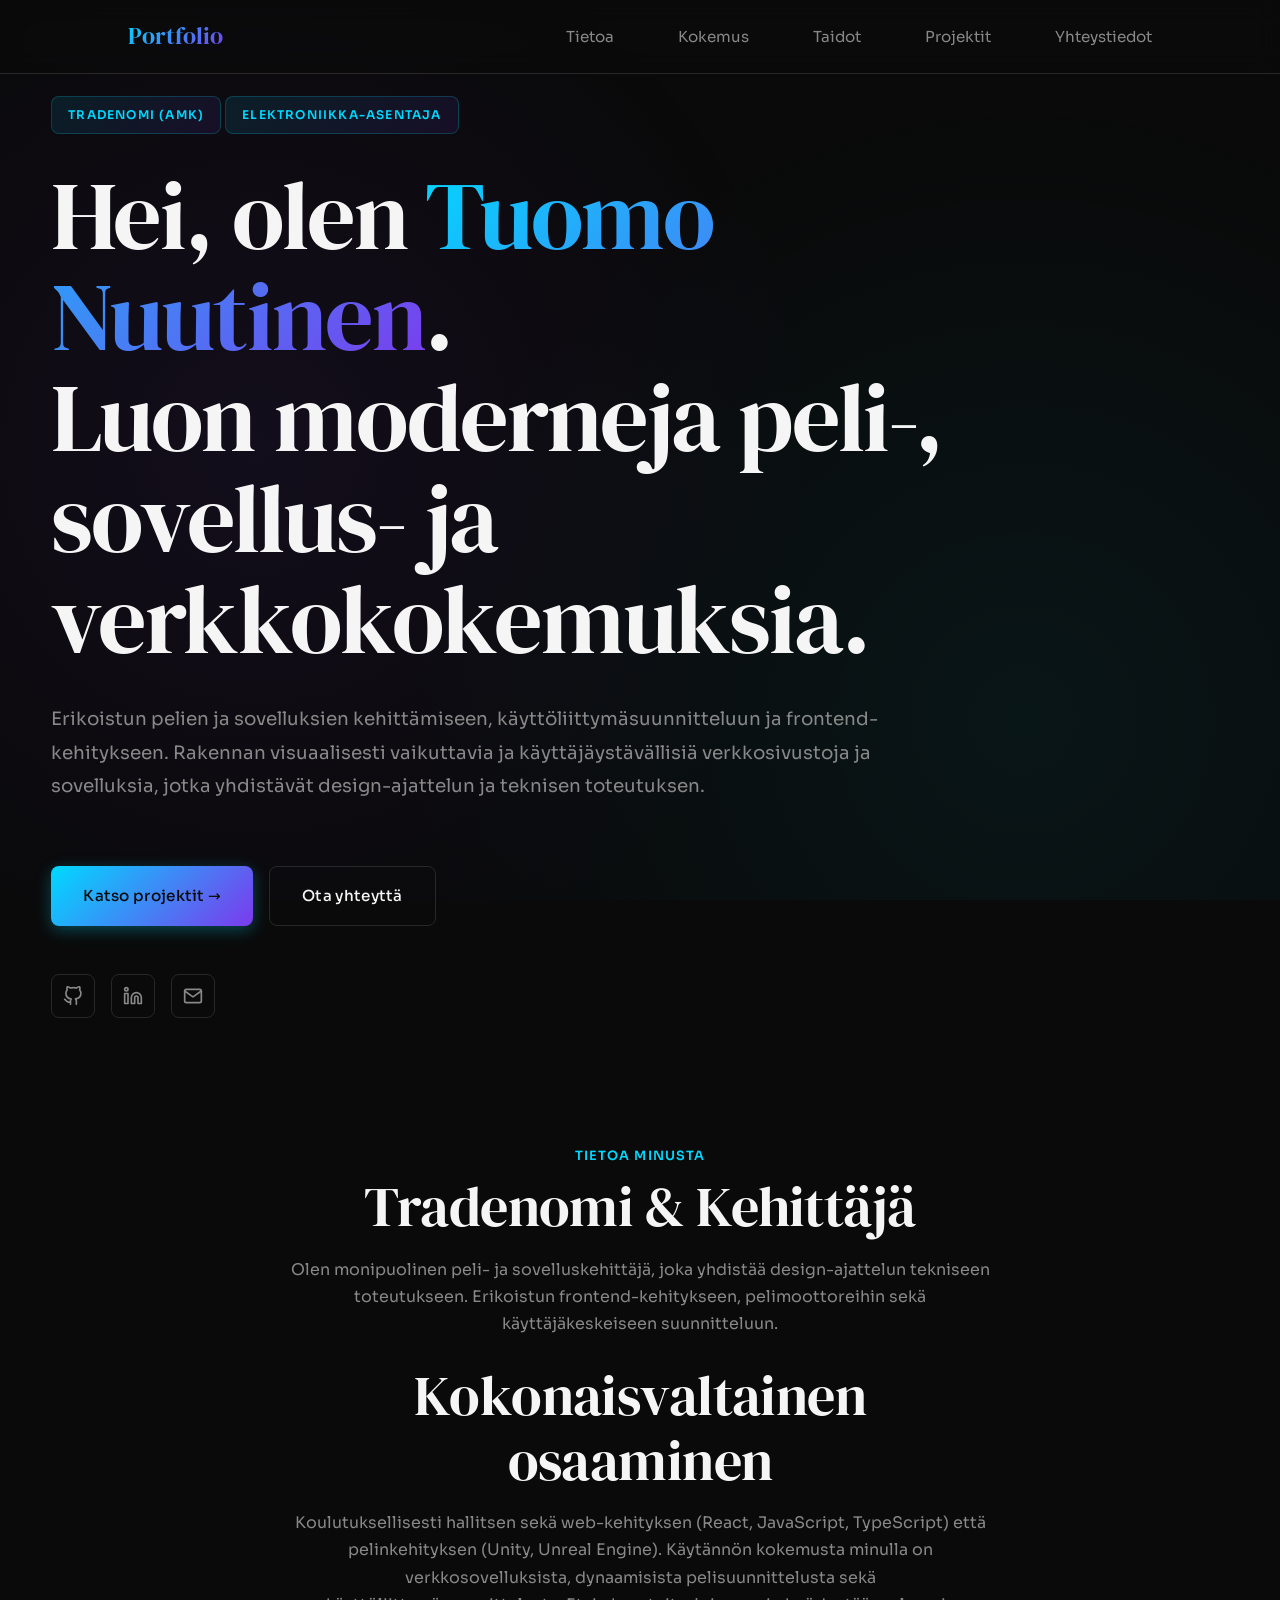
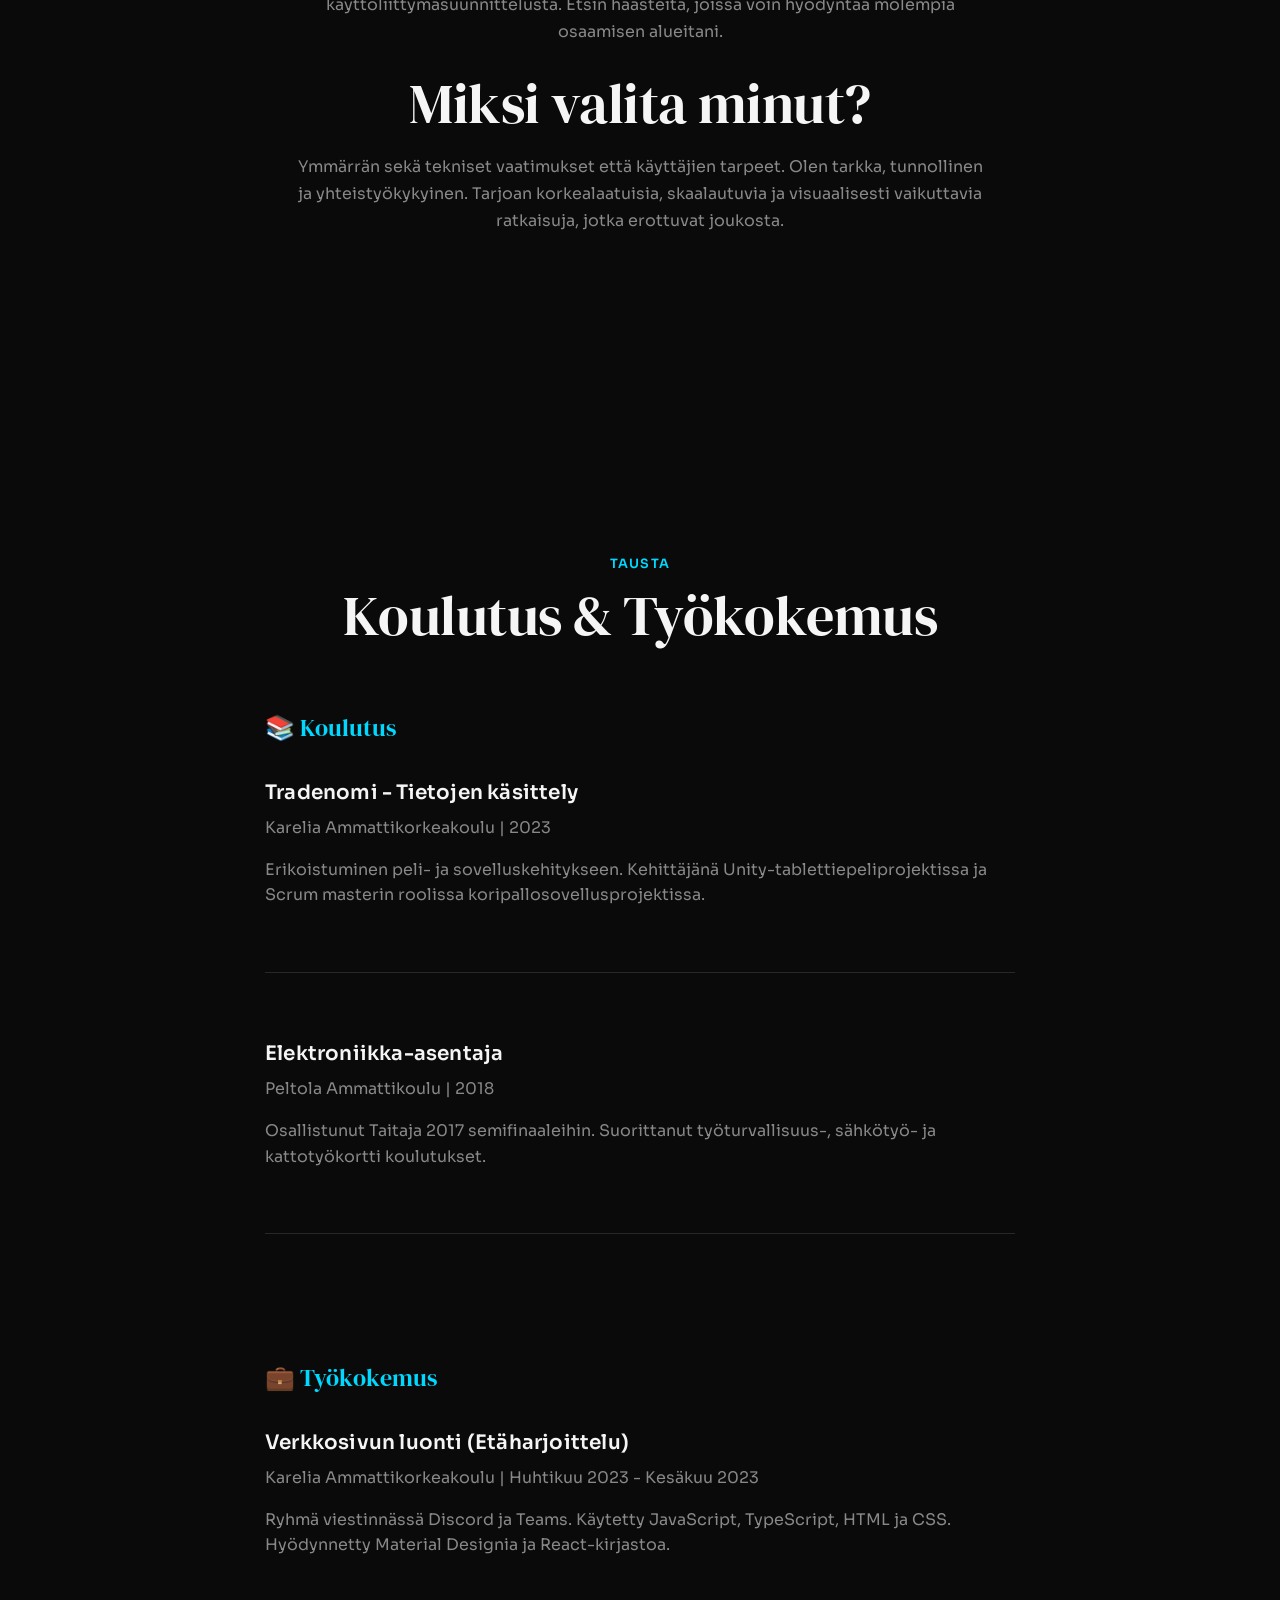
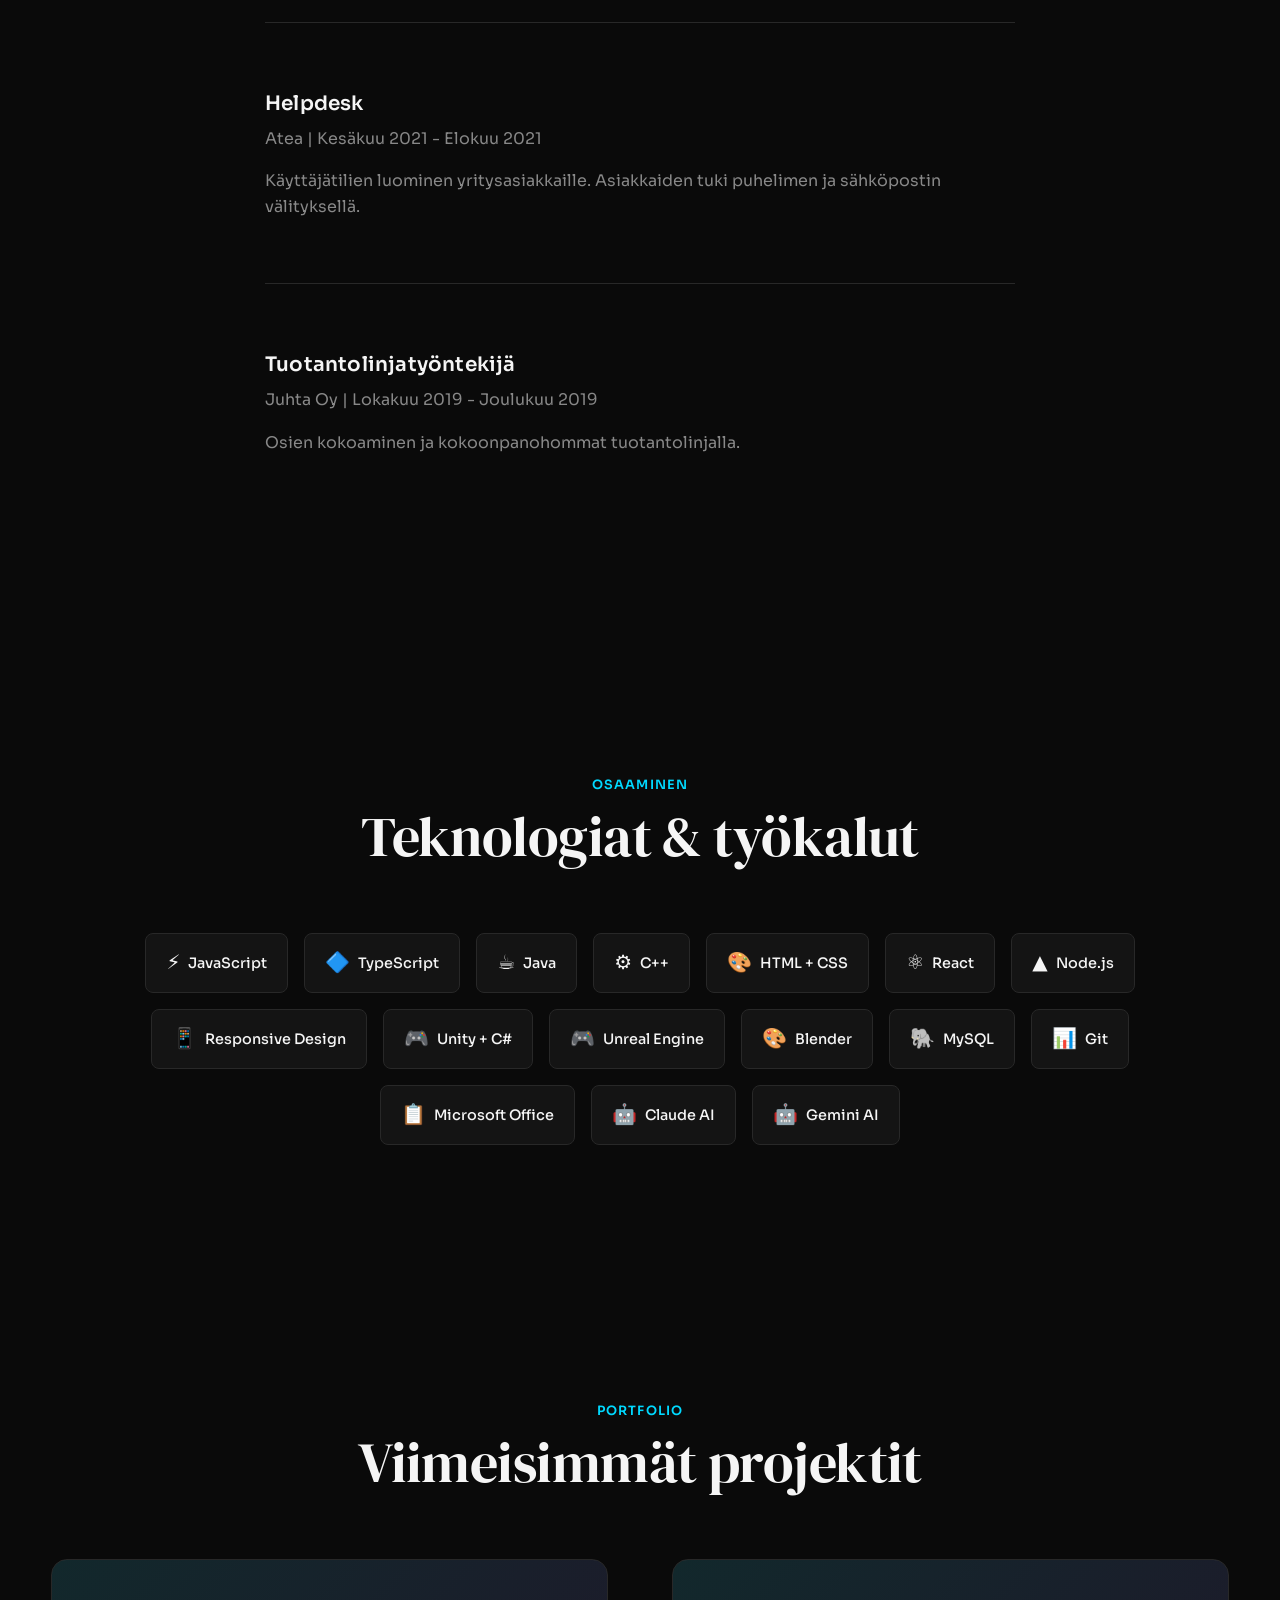
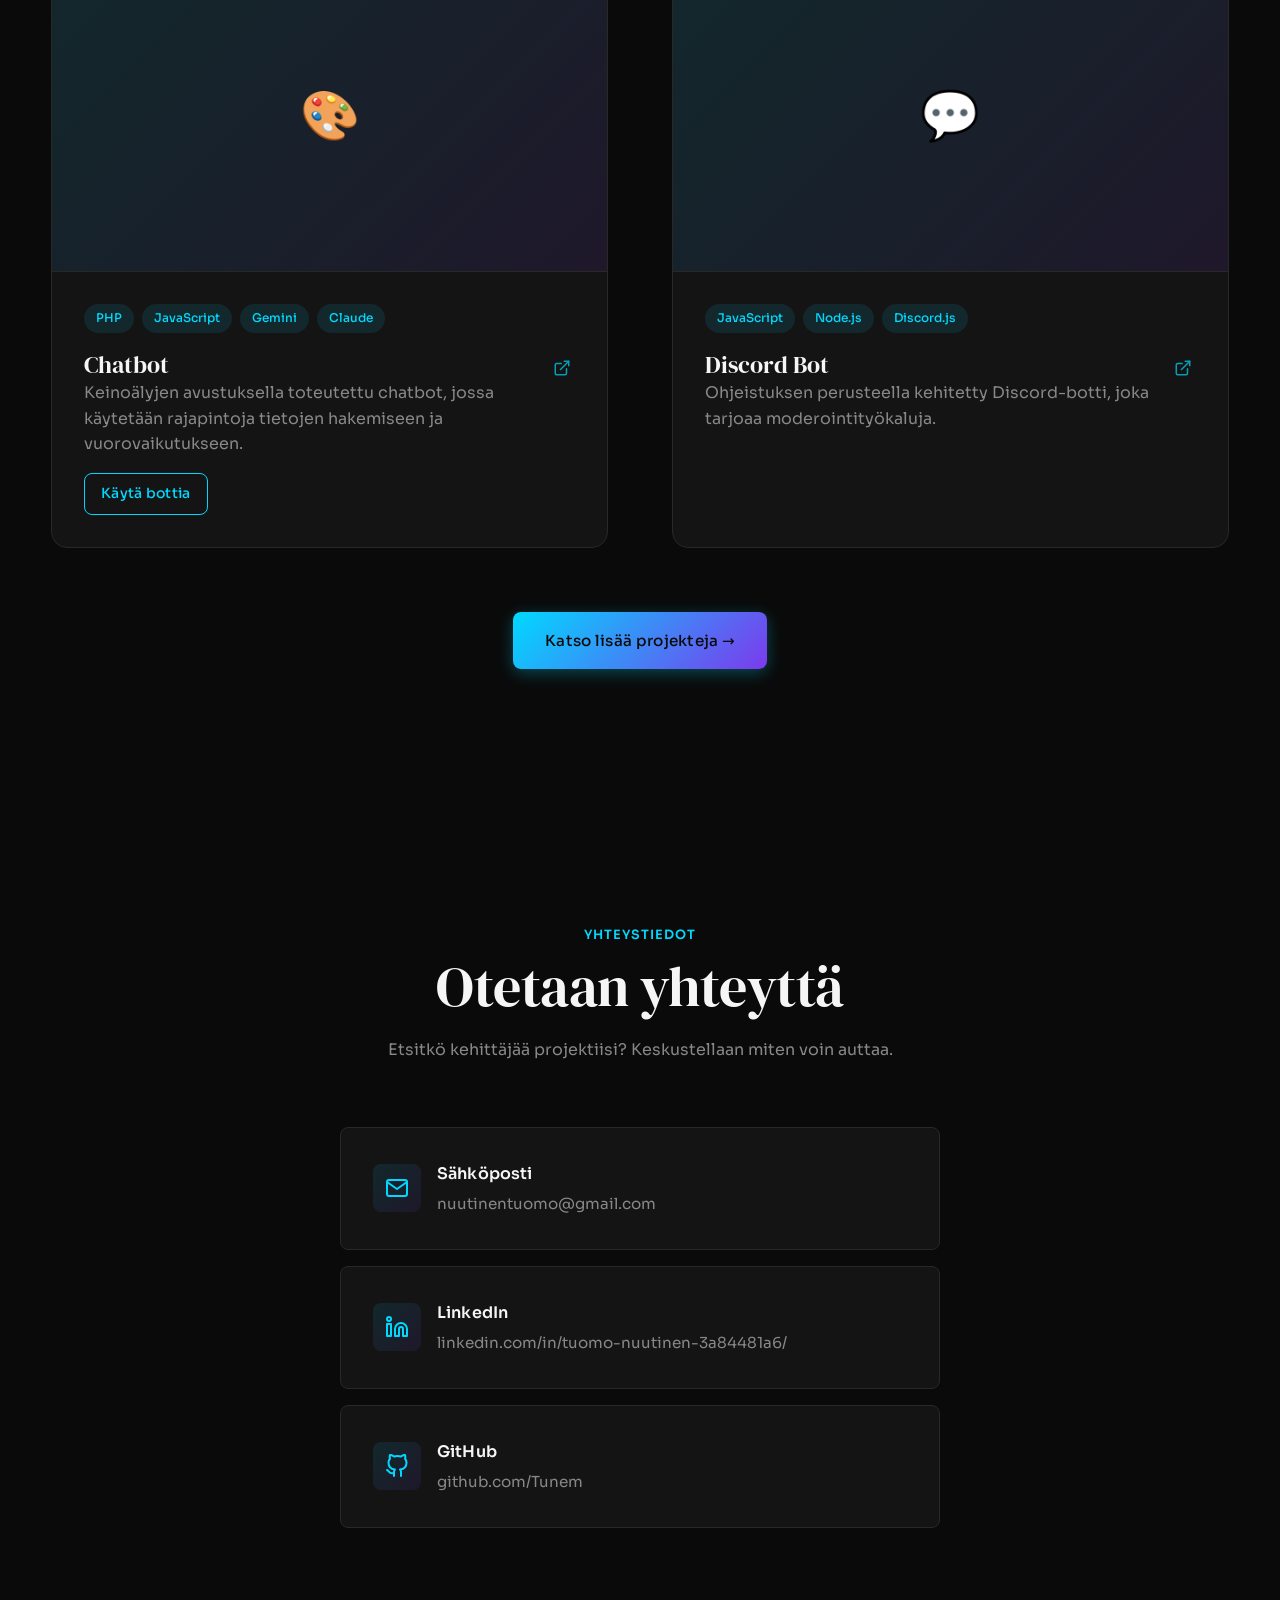
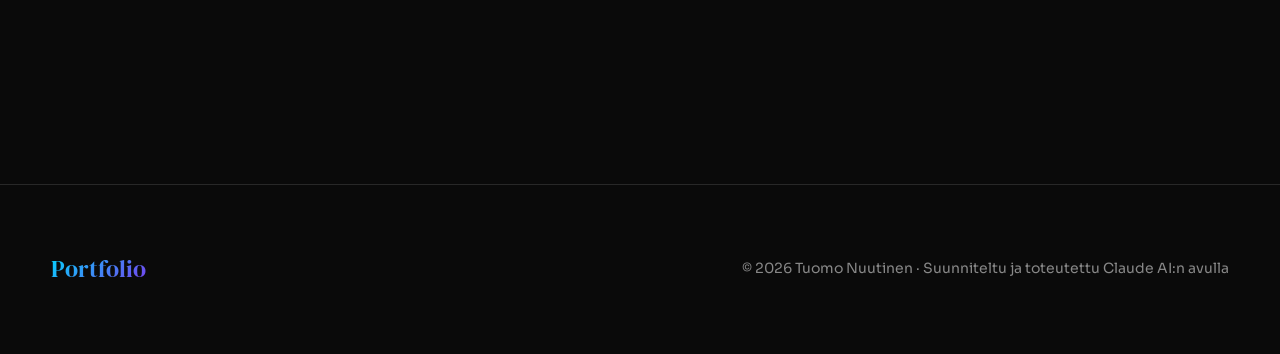
<file: index.html>
<!DOCTYPE html>
<html lang="fi">
<head>
  <meta charset="UTF-8" />
  <meta name="viewport" content="width=device-width, initial-scale=1.0" />
  <meta name="description" content="Portfolio - Pelinkehittäjä ja web-kehittäjä" />
  <title>Portfolio | Tuomo Nuutinen</title>

  <!-- Favicon -->
  <link rel="icon" type="image/svg+xml" href="data:image/svg+xml,<svg xmlns='http://www.w3.org/2000/svg' viewBox='0 0 100 100'><text y='75' font-size='75' fill='%2300d9ff'>T</text></svg>">

  <!-- Fonts -->
  <link rel="preconnect" href="https://fonts.googleapis.com" />
  <link rel="preconnect" href="https://fonts.gstatic.com" crossorigin />
  <link href="https://fonts.googleapis.com/css2?family=Sora:wght@300;400;500;600;700&family=DM+Serif+Display:ital@0;1&display=swap" rel="stylesheet" />

  <!-- Styles -->
  <link rel="stylesheet" href="styles.css" />
</head>
<body>

  <!-- ── Navigation ── -->
  <header>
    <div class="container">
      <nav class="nav" id="nav">
        <a href="#hero" class="nav__logo">Portfolio</a>
        <ul class="nav__links">
          <li><a href="#about" class="nav-link">Tietoa</a></li>
          <li><a href="#experience" class="nav-link">Kokemus</a></li>
          <li><a href="#skills" class="nav-link">Taidot</a></li>
          <li><a href="projects.html" class="nav-link">Projektit</a></li>
          <li><a href="#contact" class="nav-link">Yhteystiedot</a></li>
        </ul>
      </nav>
    </div>
  </header>

  <!-- ── Main ── -->
  <main>

    <!-- Hero Section -->
    <section id="hero" class="hero">
      <div class="container">
        <div class="hero__content">
          <span class="hero__label animate-fade-up">Tradenomi (AMK)</span>
          <span class="hero__label animate-fade-up">Elektroniikka-asentaja</span>
          <h1 class="hero__title animate-fade-up delay-1">
            Hei, olen <span class="gradient">Tuomo Nuutinen</span>.<br />
            Luon moderneja peli-, sovellus- ja verkkokokemuksia.
          </h1>
          <p class="hero__description text-muted animate-fade-up delay-2">
            Erikoistun pelien ja sovelluksien kehittämiseen, käyttöliittymäsuunnitteluun ja frontend-kehitykseen. 
            Rakennan visuaalisesti vaikuttavia ja käyttäjäystävällisiä verkkosivustoja 
            ja sovelluksia, jotka yhdistävät design-ajattelun ja teknisen toteutuksen.
          </p>
          <div class="hero__cta animate-fade-up delay-3">
            <a href="/projects.html" class="btn btn--primary">Katso projektit →</a>
            <a href="#contact" class="btn btn--outline">Ota yhteyttä</a>
          </div>
          <div class="social-links animate-fade-up delay-4" style="margin-top: 3rem;">
            <a href="https://github.com/Tunem" target="_blank" rel="noopener noreferrer" class="social-link" aria-label="GitHub">
              <svg width="20" height="20" viewBox="0 0 24 24" fill="none" stroke="currentColor" stroke-width="2" stroke-linecap="round" stroke-linejoin="round"><path d="M9 19c-5 1.5-5-2.5-7-3m14 6v-3.87a3.37 3.37 0 0 0-.94-2.61c3.14-.35 6.44-1.54 6.44-7A5.44 5.44 0 0 0 20 4.77 5.07 5.07 0 0 0 19.91 1S18.73.65 16 2.48a13.38 13.38 0 0 0-7 0C6.27.65 5.09 1 5.09 1A5.07 5.07 0 0 0 5 4.77a5.44 5.44 0 0 0-1.5 3.78c0 5.42 3.3 6.61 6.44 7A3.37 3.37 0 0 0 9 18.13V22"></path></svg>
            </a>
            <a href="https://www.linkedin.com/in/tuomo-nuutinen-3a84481a6/" target="_blank" rel="noopener noreferrer" class="social-link" aria-label="LinkedIn">
              <svg width="20" height="20" viewBox="0 0 24 24" fill="none" stroke="currentColor" stroke-width="2" stroke-linecap="round" stroke-linejoin="round"><path d="M16 8a6 6 0 0 1 6 6v7h-4v-7a2 2 0 0 0-2-2 2 2 0 0 0-2 2v7h-4v-7a6 6 0 0 1 6-6z"></path><rect x="2" y="9" width="4" height="12"></rect><circle cx="4" cy="4" r="2"></circle></svg>
            </a>
            <a href="mailto:nuutinentuomo@gmail.com" class="social-link" aria-label="Email">
              <svg width="20" height="20" viewBox="0 0 24 24" fill="none" stroke="currentColor" stroke-width="2" stroke-linecap="round" stroke-linejoin="round"><path d="M4 4h16c1.1 0 2 .9 2 2v12c0 1.1-.9 2-2 2H4c-1.1 0-2-.9-2-2V6c0-1.1.9-2 2-2z"></path><polyline points="22,6 12,13 2,6"></polyline></svg>
            </a>
          </div>
        </div>
      </div>
    </section>

    <!-- About Section -->
    <section id="about" class="section">
      <div class="container">
        <div class="section-header">
          <div class="section-header__label">Tietoa minusta</div>
          <h2 class="section-header__title">Tradenomi & Kehittäjä</h2>
          <p class="text-muted">
            Olen monipuolinen peli- ja sovelluskehittäjä, joka yhdistää design-ajattelun tekniseen toteutukseen. 
            Erikoistun frontend-kehitykseen, pelimoottoreihin sekä käyttäjäkeskeiseen suunnitteluun.
          </p><br>
          <h2 class="section-header__title">Kokonaisvaltainen osaaminen</h2>
          <p class="text-muted">
            Koulutuksellisesti hallitsen sekä web-kehityksen (React, JavaScript, TypeScript) että pelinkehityksen 
            (Unity, Unreal Engine). Käytännön kokemusta minulla on verkkosovelluksista, dynaamisista pelisuunnittelusta sekä 
            käyttöliittymäsuunnittelusta. Etsin haasteita, joissa voin hyödyntää molempia osaamisen alueitani.
          </p><br>
          <h2 class="section-header__title">Miksi valita minut?</h2>
          <p class="text-muted">
            Ymmärrän sekä tekniset vaatimukset että käyttäjien tarpeet. Olen tarkka, tunnollinen ja 
            yhteistyökykyinen. Tarjoan korkealaatuisia, skaalautuvia ja visuaalisesti vaikuttavia ratkaisuja, 
            jotka erottuvat joukosta.
          </p>
        </div>
      </div>
    </section>

    <!-- About-osion jälkeen -->
    <section id="experience" class="section">
      <div class="container">
        <div class="section-header">
          <div class="section-header__label">Tausta</div>
          <h2 class="section-header__title">Koulutus & Työkokemus</h2>
        </div>
    
        <div style="max-width: 750px; margin: 0 auto;">
          
          <!-- KOULUTUS -->
          <h3 style="color: var(--color-accent); margin-bottom: var(--space-lg); font-size: 1.5rem;">📚 Koulutus</h3>
          
          <div style="margin-bottom: var(--space-xl); padding-bottom: var(--space-xl); border-bottom: 1px solid var(--color-border);">
            <h4>Tradenomi - Tietojen käsittely</h4>
            <p class="text-muted" style="margin-top: 0.25rem;">Karelia Ammattikorkeakoulu | 2023</p>
            <p style="margin-top: var(--space-md); color: var(--color-muted); line-height: 1.6;">
              Erikoistuminen peli- ja sovelluskehitykseen. Kehittäjänä Unity-tablettiepeliprojektissa ja Scrum masterin roolissa koripallosovellusprojektissa.
            </p>
          </div>
    
          <div style="margin-bottom: var(--space-xl); padding-bottom: var(--space-xl); border-bottom: 1px solid var(--color-border);">
            <h4>Elektroniikka-asentaja</h4>
            <p class="text-muted" style="margin-top: 0.25rem;">Peltola Ammattikoulu | 2018</p>
            <p style="margin-top: var(--space-md); color: var(--color-muted); line-height: 1.6;">
              Osallistunut Taitaja 2017 semifinaaleihin. Suorittanut työturvallisuus-, sähkötyö- ja kattotyökortti koulutukset.
            </p>
          </div>
    
          <!-- TYÖKOKEMUS -->
          <h3 style="color: var(--color-accent); margin-bottom: var(--space-lg); margin-top: var(--space-2xl); font-size: 1.5rem;">💼 Työkokemus</h3>
          
          <div style="margin-bottom: var(--space-xl); padding-bottom: var(--space-xl); border-bottom: 1px solid var(--color-border);">
            <h4>Verkkosivun luonti (Etäharjoittelu)</h4>
            <p class="text-muted" style="margin-top: 0.25rem;">Karelia Ammattikorkeakoulu | Huhtikuu 2023 - Kesäkuu 2023</p>
            <p style="margin-top: var(--space-md); color: var(--color-muted); line-height: 1.6;">
              Ryhmä viestinnässä Discord ja Teams. Käytetty JavaScript, TypeScript, HTML ja CSS. Hyödynnetty Material Designia ja React-kirjastoa.
            </p>
          </div>
    
          <div style="margin-bottom: var(--space-xl); padding-bottom: var(--space-xl); border-bottom: 1px solid var(--color-border);">
            <h4>Helpdesk</h4>
            <p class="text-muted" style="margin-top: 0.25rem;">Atea | Kesäkuu 2021 - Elokuu 2021</p>
            <p style="margin-top: var(--space-md); color: var(--color-muted); line-height: 1.6;">
              Käyttäjätilien luominen yritysasiakkaille. Asiakkaiden tuki puhelimen ja sähköpostin välityksellä.
            </p>
          </div>
    
          <div style="margin-bottom: var(--space-xl);">
            <h4>Tuotantolinjatyöntekijä</h4>
            <p class="text-muted" style="margin-top: 0.25rem;">Juhta Oy | Lokakuu 2019 - Joulukuu 2019</p>
            <p style="margin-top: var(--space-md); color: var(--color-muted); line-height: 1.6;">
              Osien kokoaminen ja kokoonpanohommat tuotantolinjalla.
            </p>
          </div>
    
        </div>
      </div>
    </section>

    <!-- Skills Section -->
    <section id="skills" class="section">
      <div class="container">
        <div class="section-header">
          <div class="section-header__label">Osaaminen</div>
          <h2 class="section-header__title">Teknologiat & työkalut</h2>
        </div>
    
        <div style="display: flex; flex-wrap: wrap; gap: var(--space-md); justify-content: center;">
          <!-- Ohjelmointi -->
          <div class="skill-badge"><span class="skill-badge__icon">⚡</span>JavaScript</div>
          <div class="skill-badge"><span class="skill-badge__icon">🔷</span>TypeScript</div>
          <div class="skill-badge"><span class="skill-badge__icon">☕</span>Java</div>
          <div class="skill-badge"><span class="skill-badge__icon">⚙️</span>C++</div>
          <div class="skill-badge"><span class="skill-badge__icon">🎨</span>HTML + CSS</div>
          
          <!-- Frontend -->
          <div class="skill-badge"><span class="skill-badge__icon">⚛️</span>React</div>
          <div class="skill-badge"><span class="skill-badge__icon">▲</span>Node.js</div>
          <div class="skill-badge"><span class="skill-badge__icon">📱</span>Responsive Design</div>
          
          <!-- Pelimootorit -->
          <div class="skill-badge"><span class="skill-badge__icon">🎮</span>Unity + C#</div>
          <div class="skill-badge"><span class="skill-badge__icon">🎮</span>Unreal Engine</div>
          <div class="skill-badge"><span class="skill-badge__icon">🎨</span>Blender</div>
          
          <!-- Tietokannat & Työkalut -->
          <div class="skill-badge"><span class="skill-badge__icon">🐘</span>MySQL</div>
          <div class="skill-badge"><span class="skill-badge__icon">📊</span>Git</div>
          <div class="skill-badge"><span class="skill-badge__icon">📋</span>Microsoft Office</div>
          
          <!-- AI -->
          <div class="skill-badge"><span class="skill-badge__icon">🤖</span>Claude AI</div>
          <div class="skill-badge"><span class="skill-badge__icon">🤖</span>Gemini AI</div>
        </div>
      </div>
    </section>

    <!-- Projects Section -->
    <section id="projects" class="section">
      <div class="container">
        <div class="section-header">
          <div class="section-header__label">Portfolio</div>
          <h2 class="section-header__title">Viimeisimmät projektit</h2>
        </div>
        
        <div class="grid grid-auto gap-xl">
          
          <!-- Project 1 -->
          <div class="project-card">
            <a href="https://github.com/Tunem/chatbot" target="_blank">
              <div class="project-card__image">
                🎨
              </div>
              <div class="project-card__content">
                <div class="project-card__tags">
                  <span class="project-card__tag">PHP</span>
                  <span class="project-card__tag">JavaScript</span>
                  <span class="project-card__tag">Gemini</span>
                  <span class="project-card__tag">Claude</span>
                </div>
                  <h3 class="project-card__title">
                    Chatbot
                    <svg class="project-card__link-icon" width="18" height="18" viewBox="0 0 24 24" fill="none" stroke="currentColor" stroke-width="2" stroke-linecap="round" stroke-linejoin="round"><path d="M18 13v6a2 2 0 0 1-2 2H5a2 2 0 0 1-2-2V8a2 2 0 0 1 2-2h6"></path><polyline points="15 3 21 3 21 9"></polyline><line x1="10" y1="14" x2="21" y2="3"></line></svg>
                  </h3>
                  <p class="project-card__description">
                    Keinoälyjen avustuksella toteutettu chatbot, jossa käytetään rajapintoja tietojen hakemiseen ja vuorovaikutukseen.
                  </p>
                <a href="https://tuomo-nuutinen.infinityfreeapp.com" target="_blank" class="btn project-card__demo-link">
                  Käytä bottia
                </a>
              </div>
              </a>
          </div>
            
          <!-- Project 2 -->
          <div class="project-card">
            <a href="https://github.com/Tunem/maid-bot" target="_blank">
            <div class="project-card__image">
              💬
            </div>
            <div class="project-card__content">
              <div class="project-card__tags">
                <span class="project-card__tag">JavaScript</span>
                <span class="project-card__tag">Node.js</span>
                <span class="project-card__tag">Discord.js</span>
              </div>
                <h3 class="project-card__title">
                  Discord Bot
                  <svg class="project-card__link-icon" width="18" height="18" viewBox="0 0 24 24" fill="none" stroke="currentColor" stroke-width="2" stroke-linecap="round" stroke-linejoin="round"><path d="M18 13v6a2 2 0 0 1-2 2H5a2 2 0 0 1-2-2V8a2 2 0 0 1 2-2h6"></path><polyline points="15 3 21 3 21 9"></polyline><line x1="10" y1="14" x2="21" y2="3"></line></svg>
                </h3>
              <p class="project-card__description">
                Ohjeistuksen perusteella kehitetty Discord-botti, joka tarjoaa moderointityökaluja.
              </p>
            </div>
            </a>
          </div>

        </div>

        <div style="text-align: center; margin-top: var(--space-xl);">
          <a href="projects.html" class="btn btn--primary">Katso lisää projekteja →</a>
        </div>
    </section>

    <!-- Contact Section -->
    <section id="contact" class="section">
      <div class="container">
        <div class="section-header">
          <div class="section-header__label">Yhteystiedot</div>
          <h2 class="section-header__title">Otetaan yhteyttä</h2>
          <p class="text-muted">
            Etsitkö kehittäjää projektiisi? Keskustellaan miten voin auttaa.
          </p>
        </div>

        <div class="contact-info" style="max-width: 600px; margin: 0 auto;">
          <a href="mailto:nuutinentuomo@gmail.com" class="contact-item">
            <div class="contact-item__icon">
              <svg width="24" height="24" viewBox="0 0 24 24" fill="none" stroke="currentColor" stroke-width="2" stroke-linecap="round" stroke-linejoin="round"><path d="M4 4h16c1.1 0 2 .9 2 2v12c0 1.1-.9 2-2 2H4c-1.1 0-2-.9-2-2V6c0-1.1.9-2 2-2z"></path><polyline points="22,6 12,13 2,6"></polyline></svg>
            </div>
            <div class="contact-item__content">
              <h4>Sähköposti</h4>
              <p>nuutinentuomo@gmail.com</p>
            </div>
          </a>

          <a href="https://www.linkedin.com/in/tuomo-nuutinen-3a84481a6/" target="_blank" rel="noopener noreferrer" class="contact-item">
            <div class="contact-item__icon">
              <svg width="24" height="24" viewBox="0 0 24 24" fill="none" stroke="currentColor" stroke-width="2" stroke-linecap="round" stroke-linejoin="round"><path d="M16 8a6 6 0 0 1 6 6v7h-4v-7a2 2 0 0 0-2-2 2 2 0 0 0-2 2v7h-4v-7a6 6 0 0 1 6-6z"></path><rect x="2" y="9" width="4" height="12"></rect><circle cx="4" cy="4" r="2"></circle></svg>
            </div>
            <div class="contact-item__content">
              <h4>LinkedIn</h4>
              <p>linkedin.com/in/tuomo-nuutinen-3a84481a6/</p>
            </div>
          </a>

          <a href="https://github.com/Tunem" target="_blank" rel="noopener noreferrer" class="contact-item">
            <div class="contact-item__icon">
              <svg width="24" height="24" viewBox="0 0 24 24" fill="none" stroke="currentColor" stroke-width="2" stroke-linecap="round" stroke-linejoin="round"><path d="M9 19c-5 1.5-5-2.5-7-3m14 6v-3.87a3.37 3.37 0 0 0-.94-2.61c3.14-.35 6.44-1.54 6.44-7A5.44 5.44 0 0 0 20 4.77 5.07 5.07 0 0 0 19.91 1S18.73.65 16 2.48a13.38 13.38 0 0 0-7 0C6.27.65 5.09 1 5.09 1A5.07 5.07 0 0 0 5 4.77a5.44 5.44 0 0 0-1.5 3.78c0 5.42 3.3 6.61 6.44 7A3.37 3.37 0 0 0 9 18.13V22"></path></svg>
            </div>
            <div class="contact-item__content">
              <h4>GitHub</h4>
              <p>github.com/Tunem</p>
            </div>
          </a>
        </div>
      </div>
    </section>

  </main>

  <!-- ── Footer ── -->
  <footer>
    <div class="container">
      <div class="footer-content">
        <span class="nav__logo">Portfolio</span>
        <small>© 2026 Tuomo Nuutinen · Suunniteltu ja toteutettu Claude AI:n avulla</small>
      </div>
    </div>
  </footer>

  <script>
    // Smooth scroll with offset for fixed nav
    document.querySelectorAll('a[href^="#"]').forEach(anchor => {
      anchor.addEventListener('click', function (e) {
        e.preventDefault();
        const target = document.querySelector(this.getAttribute('href'));
        if (target) {
          const offset = 80;
          const targetPosition = target.offsetTop - offset;
          window.scrollTo({
            top: targetPosition,
            behavior: 'smooth'
          });
        }
      });
    });

    // Nav scroll effect + Active nav link on scroll
    const sections = document.querySelectorAll('section[id]');
    const navLinks = document.querySelectorAll('.nav-link');
    let lastScroll = 0;
 
    window.addEventListener('scroll', () => {
      const currentScroll = window.pageYOffset;
      
      // Nav scroll effect
      if (currentScroll > 100) {
        nav.classList.add('scrolled');
      } else {
        nav.classList.remove('scrolled');
      }
      
      // Active nav link on scroll
      let current = '';
      sections.forEach(section => {
        const sectionTop = section.offsetTop;
        const sectionHeight = section.clientHeight;
        if (currentScroll >= (sectionTop - 200)) {
          current = section.getAttribute('id');
        }
      });
 
      navLinks.forEach(link => {
        link.classList.remove('active');
        if (link.getAttribute('href') === `#${current}`) {
          link.classList.add('active');
        }
      });
      
      lastScroll = currentScroll;
    });

    // Intersection Observer for animations
    const observer = new IntersectionObserver(
      (entries) => {
        entries.forEach(entry => {
          if (entry.isIntersecting) {
            entry.target.style.animationPlayState = 'running';
            observer.unobserve(entry.target);
          }
        });
      },
      { threshold: 0.1 }
    );

    // Observe all animated elements
    document.querySelectorAll('.animate-fade-up, .animate-fade-in, .animate-slide-in').forEach(el => {
      el.style.animationPlayState = 'paused';
      observer.observe(el);
    });

    // Observe cards and skill badges for staggered animation
    document.querySelectorAll('.project-card, .skill-badge').forEach((el, index) => {
      el.classList.add('animate-fade-up');
      el.style.animationDelay = `${index * 0.1}s`;
      el.style.animationPlayState = 'paused';
      observer.observe(el);
    });

    // Projektit-linkin aktiivinen tila (kun projects.html sivulla)
    const projectsLink = document.querySelector('a[href="/projects.html"]');
      if (projectsLink && window.location.pathname.includes('projects.html')) {
        projectsLink.classList.add('active');
      }
  </script>

</body>
</html>
</file>
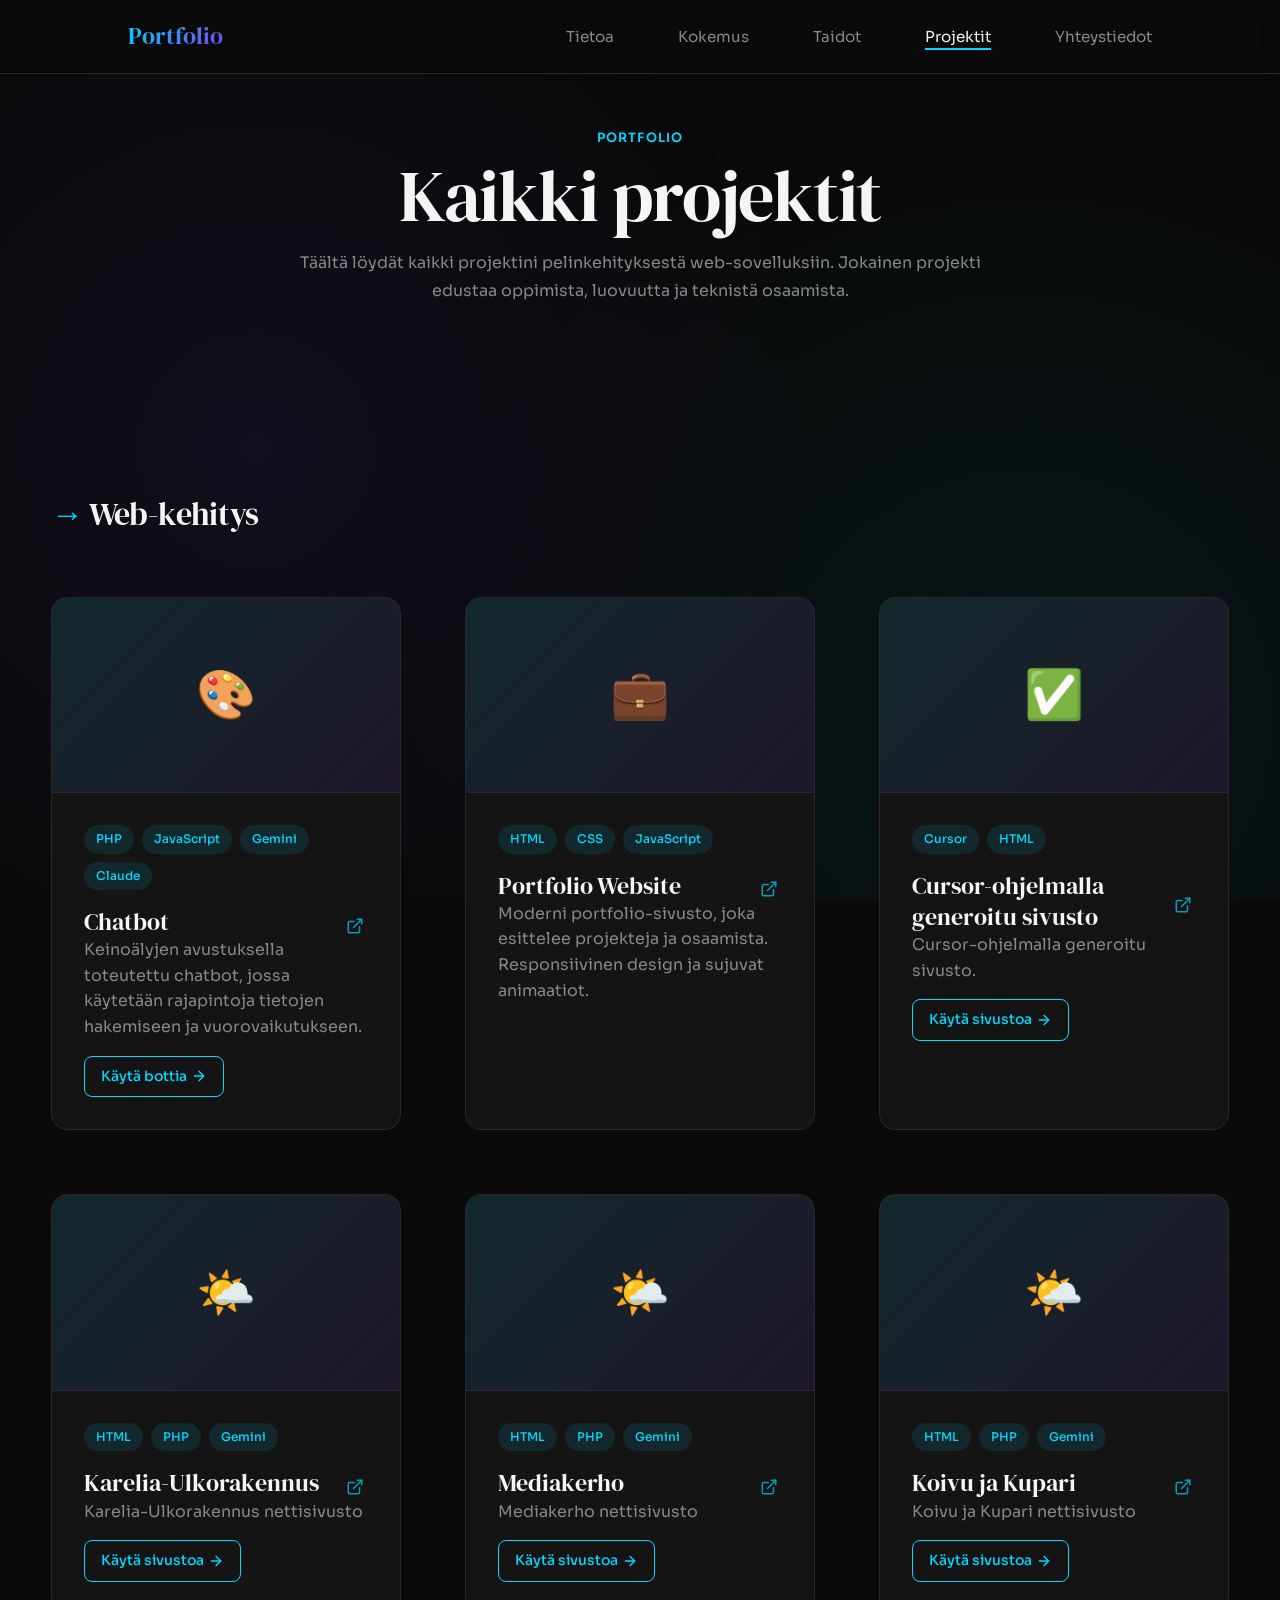
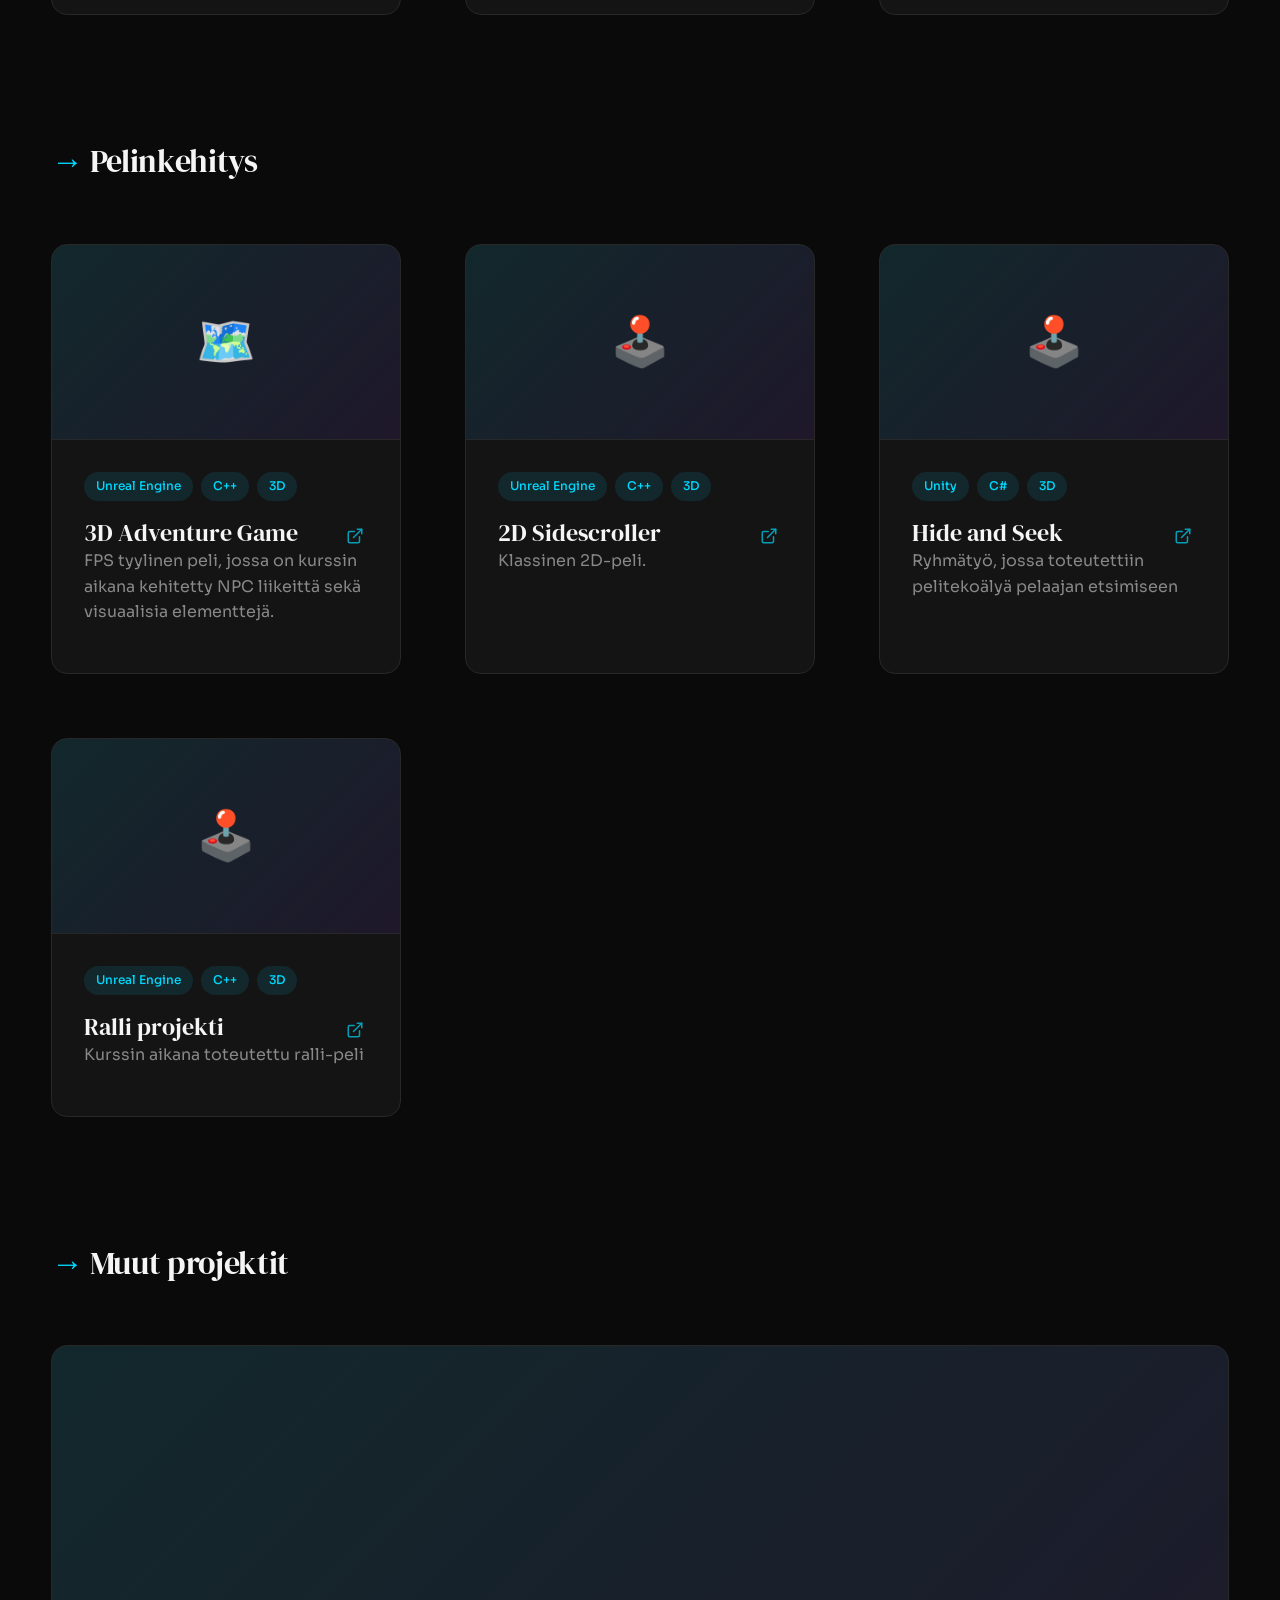
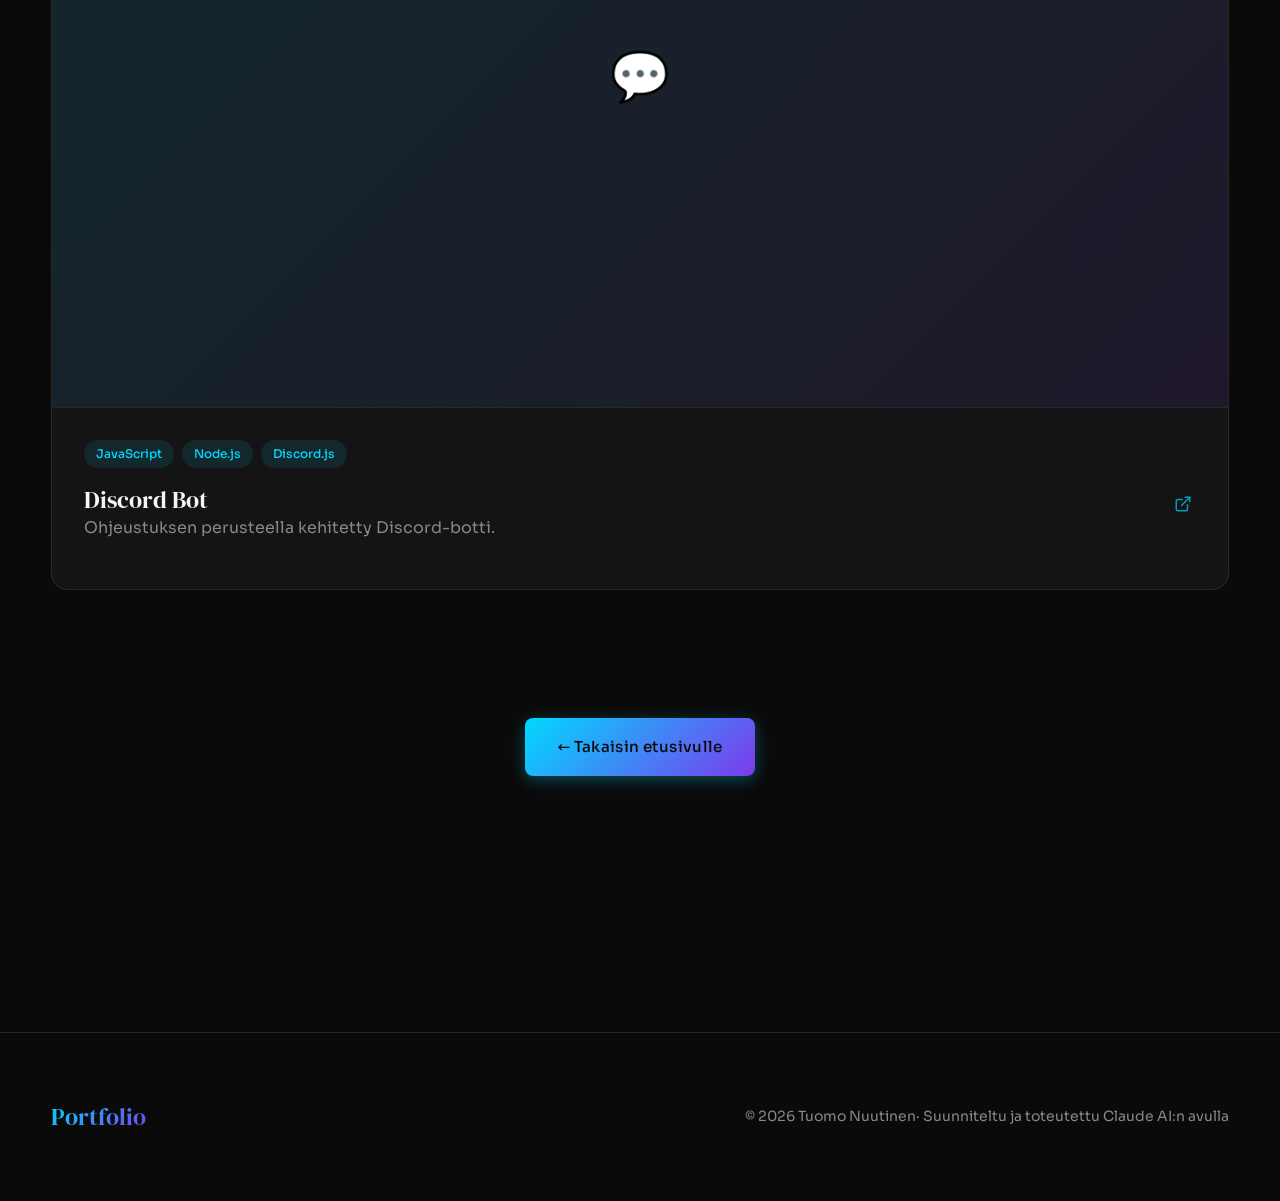
<file: projects.html>
<!DOCTYPE html>
<html lang="fi">
<head>
  <meta charset="UTF-8" />
  <meta name="viewport" content="width=device-width, initial-scale=1.0" />
  <meta name="description" content="Kaikki projektit - Tuomo Nuutinen Portfolio" />
  <title>Projektit | Tuomo Nuutinen</title>

  <!-- Favicon -->
  <link rel="icon" type="image/svg+xml" href="data:image/svg+xml,<svg xmlns='http://www.w3.org/2000/svg' viewBox='0 0 100 100'><text y='75' font-size='75' fill='%2300d9ff'>T</text></svg>">

  <!-- Fonts -->
  <link rel="preconnect" href="https://fonts.googleapis.com" />
  <link rel="preconnect" href="https://fonts.gstatic.com" crossorigin />
  <link href="https://fonts.googleapis.com/css2?family=Sora:wght@300;400;500;600;700&family=DM+Serif+Display:ital@0;1&display=swap" rel="stylesheet" />

  <!-- Styles -->
  <link rel="stylesheet" href="styles.css" />
</head>
<body>

  <!-- ── Navigation ── -->
  <header>
    <div class="container">
      <nav class="nav" id="nav">
        <a href="index.html" class="nav__logo">Portfolio</a>
        <ul class="nav__links">
          <li><a href="index.html#about" class="nav-link">Tietoa</a></li>
          <li><a href="index.html#experience" class="nav-link">Kokemus</a></li>
          <li><a href="index.html#skills" class="nav-link">Taidot</a></li>
          <li><a href="projects.html" class="nav-link">Projektit</a></li>
          <li><a href="index.html#contact" class="nav-link">Yhteystiedot</a></li>
        </ul>
      </nav>
    </div>
  </header>

  <!-- ── Main ── -->
  <main>

    <!-- Page Header -->
    <section class="section" style="padding-top: 8rem;">
      <div class="container">
        <div class="section-header">
          <div class="section-header__label">Portfolio</div>
          <h1 class="section-header__title" style="font-size: clamp(2.5rem, 6vw, 4.5rem);">
            Kaikki projektit
          </h1>
          <p class="text-muted">
            Täältä löydät kaikki projektini pelinkehityksestä web-sovelluksiin. 
            Jokainen projekti edustaa oppimista, luovuutta ja teknistä osaamista.
          </p>
        </div>
      </div>
    </section>

    <!-- All Projects -->
    <section class="section" style="padding-top: 0;">
      <div class="container">
        
        <!-- Web Development Projects -->
        <div style="margin-bottom: var(--space-2xl);">
          <h2 style="margin-bottom: var(--space-xl); font-size: 2rem;">
            <span style="color: var(--color-accent);">→</span> Web-kehitys
          </h2>
          <div class="grid grid-auto gap-xl">
            
            <!-- Chatbot -->
            <div class="project-card">
              <a href="https://github.com/Tunem/chatbot" target="_blank" rel="noopener noreferrer">
              <div class="project-card__image">
                🎨
              </div>
              <div class="project-card__content">
                <div class="project-card__tags">
                  <span class="project-card__tag">PHP</span>
                  <span class="project-card__tag">JavaScript</span>
                  <span class="project-card__tag">Gemini</span>
                  <span class="project-card__tag">Claude</span>
                </div>
                  <h3 class="project-card__title">
                    Chatbot
                    <svg class="project-card__link-icon" width="18" height="18" viewBox="0 0 24 24" fill="none" stroke="currentColor" stroke-width="2" stroke-linecap="round" stroke-linejoin="round"><path d="M18 13v6a2 2 0 0 1-2 2H5a2 2 0 0 1-2-2V8a2 2 0 0 1 2-2h6"></path><polyline points="15 3 21 3 21 9"></polyline><line x1="10" y1="14" x2="21" y2="3"></line></svg>
                  </h3>
                <p class="project-card__description">
                  Keinoälyjen avustuksella toteutettu chatbot, jossa käytetään rajapintoja tietojen hakemiseen ja vuorovaikutukseen.
                </p>
                <a href="https://tuomo-nuutinen.infinityfreeapp.com" target="_blank" class="project-card__demo-link">
                  Käytä bottia
                  <svg width="16" height="16" viewBox="0 0 24 24" fill="none" stroke="currentColor" stroke-width="2" stroke-linecap="round" stroke-linejoin="round">
                    <path d="M5 12h14"></path>
                    <path d="m12 5 7 7-7 7"></path>
                  </svg>
                </a>
              </div>
              </a>
            </div>

            <!-- Portfolio Website -->
            <div class="project-card">
              <div class="project-card__image">
                💼
              </div>
              <div class="project-card__content">
                <div class="project-card__tags">
                  <span class="project-card__tag">HTML</span>
                  <span class="project-card__tag">CSS</span>
                  <span class="project-card__tag">JavaScript</span>
                </div>
                <h3 class="project-card__title">
                  Portfolio Website
                  <svg class="project-card__link-icon" width="18" height="18" viewBox="0 0 24 24" fill="none" stroke="currentColor" stroke-width="2" stroke-linecap="round" stroke-linejoin="round"><path d="M18 13v6a2 2 0 0 1-2 2H5a2 2 0 0 1-2-2V8a2 2 0 0 1 2-2h6"></path><polyline points="15 3 21 3 21 9"></polyline><line x1="10" y1="14" x2="21" y2="3"></line></svg>
                </h3>
                <p class="project-card__description">
                  Moderni portfolio-sivusto, joka esittelee projekteja ja osaamista. Responsiivinen design ja sujuvat animaatiot.
                </p>
              </div>
            </div>

            <!-- Cursor ohjelmalla generoitus sivusto -->
            <div class="project-card">
              <a href="https://github.com/Tunem/cursor-kevat" target="_blank" class="project-card__link" rel="noopener noreferrer">
              <div class="project-card__image">
                ✅
              </div>
              <div class="project-card__content">
                <div class="project-card__tags">
                  <span class="project-card__tag">Cursor</span>
                  <span class="project-card__tag">HTML</span>
                </div>
                  <h3 class="project-card__title">
                    Cursor-ohjelmalla generoitu sivusto
                    <svg class="project-card__link-icon" width="18" height="18" viewBox="0 0 24 24" fill="none" stroke="currentColor" stroke-width="2" stroke-linecap="round" stroke-linejoin="round"><path d="M18 13v6a2 2 0 0 1-2 2H5a2 2 0 0 1-2-2V8a2 2 0 0 1 2-2h6"></path><polyline points="15 3 21 3 21 9"></polyline><line x1="10" y1="14" x2="21" y2="3"></line></svg>
                  </h3>
                <p class="project-card__description">
                  Cursor-ohjelmalla generoitu sivusto.
                </p>
                <a href="https://tunem.github.io/cursor-kevat/" target="_blank" class="project-card__demo-link">
                  Käytä sivustoa
                  <svg width="16" height="16" viewBox="0 0 24 24" fill="none" stroke="currentColor" stroke-width="2" stroke-linecap="round" stroke-linejoin="round">
                    <path d="M5 12h14"></path>
                    <path d="m12 5 7 7-7 7"></path>
                  </svg>
                </a>
              </div>
              </a>
            </div>

            <!-- Karelia-Ulkorakennus -->
            <div class="project-card">
              <a href="https://github.com/Tunem/karelia-ulkorakennus" target="_blank" class="project-card__link" rel="noopener noreferrer">
              <div class="project-card__image">
                🌤️
              </div>
              <div class="project-card__content">
                <div class="project-card__tags">
                  <span class="project-card__tag">HTML</span>
                  <span class="project-card__tag">PHP</span>
                  <span class="project-card__tag">Gemini</span>
                </div>
                
                  <h3 class="project-card__title">
                    Karelia-Ulkorakennus
                    <svg class="project-card__link-icon" width="18" height="18" viewBox="0 0 24 24" fill="none" stroke="currentColor" stroke-width="2" stroke-linecap="round" stroke-linejoin="round"><path d="M18 13v6a2 2 0 0 1-2 2H5a2 2 0 0 1-2-2V8a2 2 0 0 1 2-2h6"></path><polyline points="15 3 21 3 21 9"></polyline><line x1="10" y1="14" x2="21" y2="3"></line></svg>
                  </h3>
                <p class="project-card__description">
                  Karelia-Ulkorakennus nettisivusto
                </p>
                <a href="https://tunem.github.io/karelia-ulkorakennus/" target="_blank" class="project-card__demo-link">
                  Käytä sivustoa
                  <svg width="16" height="16" viewBox="0 0 24 24" fill="none" stroke="currentColor" stroke-width="2" stroke-linecap="round" stroke-linejoin="round">
                    <path d="M5 12h14"></path>
                    <path d="m12 5 7 7-7 7"></path>
                  </svg>
                </a>
              </div>
              </a>
            </div>

            <!-- Mediakerho -->
            <div class="project-card">
              <a href="https://github.com/Tunem/mediakerho" target="_blank" class="project-card__link" rel="noopener noreferrer">
              <div class="project-card__image">
                🌤️
              </div>
              <div class="project-card__content">
                <div class="project-card__tags">
                  <span class="project-card__tag">HTML</span>
                  <span class="project-card__tag">PHP</span>
                  <span class="project-card__tag">Gemini</span>
                </div>
                  <h3 class="project-card__title">
                    Mediakerho
                    <svg class="project-card__link-icon" width="18" height="18" viewBox="0 0 24 24" fill="none" stroke="currentColor" stroke-width="2" stroke-linecap="round" stroke-linejoin="round"><path d="M18 13v6a2 2 0 0 1-2 2H5a2 2 0 0 1-2-2V8a2 2 0 0 1 2-2h6"></path><polyline points="15 3 21 3 21 9"></polyline><line x1="10" y1="14" x2="21" y2="3"></line></svg>
                  </h3>
                <p class="project-card__description">
                  Mediakerho nettisivusto
                </p>
                <a href="https://tunem.github.io/mediakerho/" target="_blank" class="project-card__demo-link">
                  Käytä sivustoa
                  <svg width="16" height="16" viewBox="0 0 24 24" fill="none" stroke="currentColor" stroke-width="2" stroke-linecap="round" stroke-linejoin="round">
                    <path d="M5 12h14"></path>
                    <path d="m12 5 7 7-7 7"></path>
                  </svg>
                </a>
              </div>
              </a>
            </div>

            <!-- Koivu ja Kupari -->
            <div class="project-card">
              <a href="https://github.com/Tunem/koivu-ja-kupari" target="_blank" class="project-card__link" rel="noopener noreferrer">
              <div class="project-card__image">
                🌤️
              </div>
              <div class="project-card__content">
                <div class="project-card__tags">
                  <span class="project-card__tag">HTML</span>
                  <span class="project-card__tag">PHP</span>
                  <span class="project-card__tag">Gemini</span>
                </div>
                  <h3 class="project-card__title">
                    Koivu ja Kupari
                    <svg class="project-card__link-icon" width="18" height="18" viewBox="0 0 24 24" fill="none" stroke="currentColor" stroke-width="2" stroke-linecap="round" stroke-linejoin="round"><path d="M18 13v6a2 2 0 0 1-2 2H5a2 2 0 0 1-2-2V8a2 2 0 0 1 2-2h6"></path><polyline points="15 3 21 3 21 9"></polyline><line x1="10" y1="14" x2="21" y2="3"></line></svg>
                  </h3>
                <p class="project-card__description">
                  Koivu ja Kupari nettisivusto
                </p>
                <a href="https://tunem.github.io/koivu-ja-kupari/" target="_blank" class="project-card__demo-link">
                  Käytä sivustoa
                  <svg width="16" height="16" viewBox="0 0 24 24" fill="none" stroke="currentColor" stroke-width="2" stroke-linecap="round" stroke-linejoin="round">
                    <path d="M5 12h14"></path>
                    <path d="m12 5 7 7-7 7"></path>
                  </svg>
                </a>
              </div>
              </a>
            </div>

          </div>
        </div>

        <!-- Game Development Projects -->
        <div style="margin-bottom: var(--space-2xl);">
          <h2 style="margin-bottom: var(--space-xl); font-size: 2rem;">
            <span style="color: var(--color-accent);">→</span> Pelinkehitys
          </h2>
          <div class="grid grid-auto gap-xl">

            <!-- Unreal Engine Game -->
            <div class="project-card">
              <a href="https://github.com/Tunem/KehittynytPelienTekoaly" target="_blank" class="project-card__link" rel="noopener noreferrer">
              <div class="project-card__image">
                🗺️
              </div>
              <div class="project-card__content">
                <div class="project-card__tags">
                  <span class="project-card__tag">Unreal Engine</span>
                  <span class="project-card__tag">C++</span>
                  <span class="project-card__tag">3D</span>
                </div>
                  <h3 class="project-card__title">
                    3D Adventure Game
                    <svg class="project-card__link-icon" width="18" height="18" viewBox="0 0 24 24" fill="none" stroke="currentColor" stroke-width="2" stroke-linecap="round" stroke-linejoin="round"><path d="M18 13v6a2 2 0 0 1-2 2H5a2 2 0 0 1-2-2V8a2 2 0 0 1 2-2h6"></path><polyline points="15 3 21 3 21 9"></polyline><line x1="10" y1="14" x2="21" y2="3"></line></svg>
                  </h3>
                <p class="project-card__description">
                  FPS tyylinen peli, jossa on kurssin aikana kehitetty NPC liikeittä sekä visuaalisia elementtejä.
                </p>
              </div>
              </a>
            </div>

            <!-- 2D Sidescroller -->
            <div class="project-card">
              <a href="https://github.com/Tunem/pelikehitys" target="_blank" class="project-card__link" rel="noopener noreferrer">
              <div class="project-card__image">
                🕹️
              </div>
              <div class="project-card__content">
                <div class="project-card__tags">
                  <span class="project-card__tag">Unreal Engine</span>
                  <span class="project-card__tag">C++</span>
                  <span class="project-card__tag">3D</span>
                </div>
                  <h3 class="project-card__title">
                    2D Sidescroller
                    <svg class="project-card__link-icon" width="18" height="18" viewBox="0 0 24 24" fill="none" stroke="currentColor" stroke-width="2" stroke-linecap="round" stroke-linejoin="round"><path d="M18 13v6a2 2 0 0 1-2 2H5a2 2 0 0 1-2-2V8a2 2 0 0 1 2-2h6"></path><polyline points="15 3 21 3 21 9"></polyline><line x1="10" y1="14" x2="21" y2="3"></line></svg>
                  </h3>
                <p class="project-card__description">
                  Klassinen 2D-peli.
                </p>
              </div>
              </a>
            </div>

            <!-- Hide and Seek -->
            <div class="project-card">
              <a href="https://github.com/Tunem/Unity-AI-Game" target="_blank" class="project-card__link" rel="noopener noreferrer">
              <div class="project-card__image">
                🕹️
              </div>
              <div class="project-card__content">
                <div class="project-card__tags">
                  <span class="project-card__tag">Unity</span>
                  <span class="project-card__tag">C#</span>
                  <span class="project-card__tag">3D</span>
                </div>
                  <h3 class="project-card__title">
                    Hide and Seek
                    <svg class="project-card__link-icon" width="18" height="18" viewBox="0 0 24 24" fill="none" stroke="currentColor" stroke-width="2" stroke-linecap="round" stroke-linejoin="round"><path d="M18 13v6a2 2 0 0 1-2 2H5a2 2 0 0 1-2-2V8a2 2 0 0 1 2-2h6"></path><polyline points="15 3 21 3 21 9"></polyline><line x1="10" y1="14" x2="21" y2="3"></line></svg>
                  </h3>
                <p class="project-card__description">
                  Ryhmätyö, jossa toteutettiin pelitekoälyä pelaajan etsimiseen
                </p>
              </div>
              </a>
            </div>

            <!-- Ralli projekti -->
            <div class="project-card">
              <a href="https://github.com/Tunem/unity-kilpa-ajo" target="_blank" class="project-card__link" rel="noopener noreferrer">
              <div class="project-card__image">
                🕹️
              </div>
              <div class="project-card__content">
                <div class="project-card__tags">
                  <span class="project-card__tag">Unreal Engine</span>
                  <span class="project-card__tag">C++</span>
                  <span class="project-card__tag">3D</span>
                </div>
                  <h3 class="project-card__title">
                    Ralli projekti
                    <svg class="project-card__link-icon" width="18" height="18" viewBox="0 0 24 24" fill="none" stroke="currentColor" stroke-width="2" stroke-linecap="round" stroke-linejoin="round"><path d="M18 13v6a2 2 0 0 1-2 2H5a2 2 0 0 1-2-2V8a2 2 0 0 1 2-2h6"></path><polyline points="15 3 21 3 21 9"></polyline><line x1="10" y1="14" x2="21" y2="3"></line></svg>
                  </h3>
                <p class="project-card__description">
                  Kurssin aikana toteutettu ralli-peli
                </p>
              </div>
              </a>
            </div>

          </div>
        </div>

        <!-- Other Projects -->
        <div>
          <h2 style="margin-bottom: var(--space-xl); font-size: 2rem;">
            <span style="color: var(--color-accent);">→</span> Muut projektit
          </h2>
          <div class="grid grid-auto gap-xl">

            <!-- Discord Bot -->
            <div class="project-card">
              <a href="https://github.com/Tunem/maid-bot" target="_blank" class="project-card__link" rel="noopener noreferrer">
              <div class="project-card__image">
                💬
              </div>
              <div class="project-card__content">
                <div class="project-card__tags">
                  <span class="project-card__tag">JavaScript</span>
                  <span class="project-card__tag">Node.js</span>
                  <span class="project-card__tag">Discord.js</span>
                </div>
                  <h3 class="project-card__title">
                    Discord Bot
                    <svg class="project-card__link-icon" width="18" height="18" viewBox="0 0 24 24" fill="none" stroke="currentColor" stroke-width="2" stroke-linecap="round" stroke-linejoin="round"><path d="M18 13v6a2 2 0 0 1-2 2H5a2 2 0 0 1-2-2V8a2 2 0 0 1 2-2h6"></path><polyline points="15 3 21 3 21 9"></polyline><line x1="10" y1="14" x2="21" y2="3"></line></svg>
                  </h3>
                <p class="project-card__description">
                  Ohjeustuksen perusteella kehitetty Discord-botti.
                </p>
              </div>
              </a>
            </div>

          </div>
        </div>

        <!-- Back to Home -->
        <div style="text-align: center; margin-top: var(--space-2xl);">
          <a href="index.html" class="btn btn--primary">← Takaisin etusivulle</a>
        </div>

      </div>
    </section>

  </main>

  <!-- ── Footer ── -->
  <footer>
    <div class="container">
      <div class="footer-content">
        <span class="nav__logo">Portfolio</span>
        <small>© 2026 Tuomo Nuutinen· Suunniteltu ja toteutettu Claude AI:n avulla</small>
      </div>
    </div>
  </footer>

  <script>
    // Nav scroll effect
    const nav = document.getElementById('nav');

    window.addEventListener('scroll', () => {
      const currentScroll = window.pageYOffset;
      
      if (currentScroll > 100) {
        nav.classList.add('scrolled');
      } else {
        nav.classList.remove('scrolled');
      }
    });

    // Intersection Observer for animations
    const observer = new IntersectionObserver(
      (entries) => {
        entries.forEach(entry => {
          if (entry.isIntersecting) {
            entry.target.style.animationPlayState = 'running';
            observer.unobserve(entry.target);
          }
        });
      },
      { threshold: 0.1 }
    );

    // Observe cards for staggered animation
    document.querySelectorAll('.project-card').forEach((el, index) => {
      el.classList.add('animate-fade-up');
      el.style.animationDelay = `${index * 0.1}s`;
      el.style.animationPlayState = 'paused';
      observer.observe(el);
    });

    // Estä sisäisten linkkien klikkauksen leviäminen korttiin
    document.querySelectorAll('.project-card__demo-link').forEach(link => {
      link.addEventListener('click', (e) => {
        e.stopPropagation(); // Estää klikkauksen menemisen korttiin
        e.preventDefault(); // Estää oletustoiminnon
        window.open(link.href, '_blank'); // Avaa linkin uuteen välilehteen
      });
    });

    // Projektit-linkki aktiivinen projects.html sivulla
    document.querySelectorAll('.nav-link').forEach(link => {
      if (link.getAttribute('href').includes('projects.html')) {
        link.classList.add('active');
      }
    });
  </script>

</body>
</html>
</file>
<file: styles.css>
/* ── Reset ── */
*, *::before, *::after { 
  box-sizing: border-box; 
  margin: 0; 
  padding: 0; 
}

html { 
  scroll-behavior: smooth; 
}

/* ── Design Tokens ── */
:root {
  --color-bg:       #0a0a0a;
  --color-surface:  #141414;
  --color-border:   #282828;
  --color-text:     #f5f5f5;
  --color-muted:    #888888;
  --color-accent:   #00d9ff;
  --color-accent-2: #7c3aed;

  --font-display:   'DM Serif Display', Georgia, serif;
  --font-body:      'Sora', -apple-system, system-ui, sans-serif;

  --radius-sm:  8px;
  --radius-md:  16px;
  --radius-lg:  24px;

  --space-xs:   0.25rem;
  --space-sm:   0.5rem;
  --space-md:   1rem;
  --space-lg:   2rem;
  --space-xl:   4rem;
  --space-2xl:  8rem;

  --transition: 0.3s cubic-bezier(0.4, 0, 0.2, 1);
  --shadow: 0 8px 32px rgba(0, 217, 255, 0.1);
  --shadow-hover: 0 12px 48px rgba(0, 217, 255, 0.2);
}

/* ── Base ── */
body {
  background-color: var(--color-bg);
  color: var(--color-text);
  font-family: var(--font-body);
  font-size: 1rem;
  line-height: 1.7;
  min-height: 100dvh;
  -webkit-font-smoothing: antialiased;
  position: relative;
  overflow-x: hidden;
}

/* Background gradient effect */
body::before {
  content: '';
  position: fixed;
  top: 0;
  left: 0;
  width: 100%;
  height: 100%;
  background: radial-gradient(circle at 20% 50%, rgba(124, 58, 237, 0.08) 0%, transparent 50%),
              radial-gradient(circle at 80% 80%, rgba(0, 217, 255, 0.06) 0%, transparent 50%);
  pointer-events: none;
  z-index: -1;
}

img, video, svg { 
  display: block; 
  max-width: 100%; 
}

a { 
  color: inherit; 
  text-decoration: none; 
}

button { 
  font: inherit; 
  cursor: pointer; 
  border: none; 
  background: none; 
}

ul, ol { 
  list-style: none; 
}

/* ── Typography Scale ── */
h1 { 
  font-family: var(--font-display); 
  font-size: clamp(2.5rem, 8vw, 6rem); 
  line-height: 1.05; 
  font-weight: 400;
  letter-spacing: -0.02em;
}

h2 { 
  font-family: var(--font-display); 
  font-size: clamp(2rem, 5vw, 3.5rem); 
  line-height: 1.15; 
  font-weight: 400;
  letter-spacing: -0.01em;
}

h3 { 
  font-family: var(--font-display); 
  font-size: clamp(1.5rem, 3vw, 2.25rem); 
  line-height: 1.3; 
  font-weight: 400; 
}

h4 { 
  font-size: 1.25rem; 
  font-weight: 600; 
  letter-spacing: 0.01em; 
}

p { 
  max-width: 65ch; 
}

small { 
  font-size: 0.875rem; 
  color: var(--color-muted); 
}

/* ── Layout Utilities ── */
.container { 
  width: min(1400px, 92vw); 
  margin-inline: auto; 
}

.section { 
  padding-block: var(--space-2xl); 
}

.flex { 
  display: flex; 
}

.flex-col { 
  flex-direction: column; 
}

.items-center { 
  align-items: center; 
}

.justify-between { 
  justify-content: space-between; 
}

.gap-sm { 
  gap: var(--space-sm); 
}

.gap-md { 
  gap: var(--space-md); 
}

.gap-lg { 
  gap: var(--space-lg); 
}

.gap-xl {
  gap: var(--space-xl);
}

.grid { 
  display: grid; 
}

.grid-2 { 
  grid-template-columns: repeat(2, 1fr); 
}

.grid-3 { 
  grid-template-columns: repeat(3, 1fr); 
}

.grid-auto { 
  grid-template-columns: repeat(auto-fit, minmax(320px, 1fr)); 
}

.text-center { 
  text-align: center; 
}

.text-muted { 
  color: var(--color-muted); 
}

.accent { 
  color: var(--color-accent); 
}

/* ── Components ── */

/* Navigation */
.nav {
  position: fixed;
  top: 0;
  left: 0;
  right: 0;
  z-index: 100;
  display: flex;
  align-items: center;
  justify-content: space-between;
  padding: var(--space-md) var(--space-2xl);
  backdrop-filter: blur(12px) saturate(180%);
  background: rgba(10, 10, 10, 0.8);
  border-bottom: 1px solid var(--color-border);
  transition: all var(--transition);
}

.nav.scrolled {
  padding: var(--space-md);
  box-shadow: 0 4px 24px rgba(0, 0, 0, 0.3);
}

.nav__logo {
  font-family: var(--font-display);
  font-size: 1.5rem;
  background: linear-gradient(135deg, var(--color-accent) 0%, var(--color-accent-2) 100%);
  -webkit-background-clip: text;
  -webkit-text-fill-color: transparent;
  background-clip: text;
}

.nav__links {
  display: flex;
  gap: var(--space-xl);
}

.nav__links a {
  font-size: 0.95rem;
  color: var(--color-muted);
  transition: color var(--transition);
  position: relative;
}

.nav__links a::after {
  content: '';
  position: absolute;
  bottom: -4px;
  left: 0;
  width: 0;
  height: 2px;
  background: var(--color-accent);
  transition: width var(--transition);
}

.nav__links a:hover,
.nav__links a.active {
  color: var(--color-text);
}

.nav__links a:hover::after,
.nav__links a.active::after {
  width: 100%;
}

/* Hero Section */
.hero {
  min-height: 100vh;
  display: flex;
  align-items: center;
  padding-top: 6rem;
}

.hero__content {
  max-width: 900px;
}

.hero__label {
  display: inline-block;
  font-size: 0.75rem;
  font-weight: 600;
  letter-spacing: 0.1em;
  text-transform: uppercase;
  padding: 0.5rem 1rem;
  border-radius: var(--radius-sm);
  background: linear-gradient(135deg, rgba(0, 217, 255, 0.1) 0%, rgba(124, 58, 237, 0.1) 100%);
  border: 1px solid rgba(0, 217, 255, 0.2);
  color: var(--color-accent);
  margin-bottom: var(--space-lg);
}

.hero__title {
  margin-bottom: var(--space-lg);
}

.hero__title .gradient {
  background: linear-gradient(135deg, var(--color-accent) 0%, var(--color-accent-2) 100%);
  -webkit-background-clip: text;
  -webkit-text-fill-color: transparent;
  background-clip: text;
}

.hero__description {
  font-size: 1.15rem;
  line-height: 1.8;
  margin-bottom: var(--space-xl);
}

.hero__cta {
  display: flex;
  gap: var(--space-md);
  flex-wrap: wrap;
}

/* Button */
.btn {
  display: inline-flex;
  align-items: center;
  gap: 0.5rem;
  font-size: 0.95rem;
  font-weight: 500;
  letter-spacing: 0.02em;
  padding: 1rem 2rem;
  border-radius: var(--radius-sm);
  transition: all var(--transition);
  cursor: pointer;
}

.btn--primary {
  background: linear-gradient(135deg, var(--color-accent) 0%, var(--color-accent-2) 100%);
  color: var(--color-bg);
  box-shadow: 0 4px 16px rgba(0, 217, 255, 0.3);
}

.btn--primary:hover {
  transform: translateY(-2px);
  box-shadow: 0 8px 24px rgba(0, 217, 255, 0.4);
}

.btn--outline {
  border: 1px solid var(--color-border);
  color: var(--color-text);
}

.btn--outline:hover {
  border-color: var(--color-accent);
  background: rgba(0, 217, 255, 0.05);
}

/* Social Links */
.social-links {
  display: flex;
  gap: var(--space-md);
}

.social-link {
  width: 44px;
  height: 44px;
  display: flex;
  align-items: center;
  justify-content: center;
  border: 1px solid var(--color-border);
  border-radius: var(--radius-sm);
  color: var(--color-muted);
  transition: all var(--transition);
}

.social-link:hover {
  border-color: var(--color-accent);
  color: var(--color-accent);
  background: rgba(0, 217, 255, 0.05);
  transform: translateY(-2px);
}

/* Project Card */
.project-card {
  background: var(--color-surface);
  border: 1px solid var(--color-border);
  border-radius: var(--radius-md);
  overflow: hidden;
  transition: all var(--transition);
  display: block;
  color: inherit;
}

.project-card:hover {
  border-color: var(--color-accent);
  transform: translateY(-4px);
  box-shadow: var(--shadow-hover);
}

.project-card__image {
  width: 100%;
  aspect-ratio: 16/9;
  background: linear-gradient(135deg, rgba(0, 217, 255, 0.1) 0%, rgba(124, 58, 237, 0.1) 100%);
  display: flex;
  align-items: center;
  justify-content: center;
  font-size: 3rem;
  color: var(--color-muted);
  border-bottom: 1px solid var(--color-border);
  transition: all var(--transition);
}

.project-card:hover .project-card__image {
  background: linear-gradient(135deg, rgba(0, 217, 255, 0.15) 0%, rgba(124, 58, 237, 0.15) 100%);
}

.project-card__content {
  padding: var(--space-lg);
}

.project-card__tags {
  display: flex;
  gap: var(--space-sm);
  flex-wrap: wrap;
  margin-bottom: var(--space-md);
}

.project-card__tag {
  font-size: 0.75rem;
  font-weight: 500;
  padding: 0.25rem 0.75rem;
  border-radius: 999px;
  background: rgba(0, 217, 255, 0.1);
  color: var(--color-accent);
}

/* Otsikko-linkki (GitHub) */
.project-card__title-link {
  display: block;
  text-decoration: none;
  color: inherit;
  margin-bottom: var(--space-sm);
  transition: color var(--transition);
}

.project-card__title-link:hover {
  color: var(--color-accent);
}

.project-card__title {
  font-size: 1.5rem;
  display: flex;
  align-items: center;
  gap: 0.5rem;
  margin-bottom: 0;
}

/* GitHub-ikoni vasemmalla */
.project-card__title svg:first-child {
  flex-shrink: 0;
  opacity: 0.7;
  transition: opacity var(--transition);
}

.project-card__title-link:hover .project-card__title svg:first-child {
  opacity: 1;
}

/* Ulkoinen linkki -ikoni oikealla */
.project-card__link-icon {
  opacity: 0;
  transform: translate(-4px, 4px);
  transition: all var(--transition);
  color: var(--color-accent);
  flex-shrink: 0;
  margin-left: auto;
}

.project-card__title-link:hover .project-card__link-icon {
  opacity: 1;
  transform: translate(0, 0);
}

.project-card__description {
  color: var(--color-muted);
  line-height: 1.6;
  margin-bottom: var(--space-md);
}

/* Demo-linkki */
.project-card__demo-link {
  display: inline-flex;
  align-items: center;
  gap: 0.25rem;
  padding: 0.5rem 1rem;
  font-size: 0.875rem;
  font-weight: 500;
  color: var(--color-accent);
  border: 1px solid var(--color-accent);
  border-radius: var(--radius-sm);
  transition: all var(--transition);
  text-decoration: none;
}

.project-card__demo-link:hover {
  background: var(--color-accent);
  color: var(--color-bg);
  transform: translateX(2px);
}

/* Skill Badge */
.skill-badge {
  display: inline-flex;
  align-items: center;
  gap: 0.5rem;
  padding: 0.75rem 1.25rem;
  background: var(--color-surface);
  border: 1px solid var(--color-border);
  border-radius: var(--radius-sm);
  font-size: 0.9rem;
  font-weight: 500;
  transition: all var(--transition);
}

.skill-badge:hover {
  border-color: var(--color-accent);
  background: rgba(0, 217, 255, 0.05);
  transform: translateY(-2px);
}

.skill-badge__icon {
  font-size: 1.25rem;
}

/* Section Header */
.section-header {
  text-align: center;
  max-width: 700px;
  margin: 0 auto var(--space-xl);
}

.section-header__label {
  font-size: 0.8rem;
  font-weight: 600;
  letter-spacing: 0.08em;
  text-transform: uppercase;
  color: var(--color-accent);
  margin-bottom: var(--space-sm);
}

.section-header__title {
  margin-bottom: var(--space-md);
}

/* Contact Section */
.contact-info {
  display: flex;
  flex-direction: column;
  gap: var(--space-md);
}

.contact-item {
  display: flex;
  align-items: center;
  gap: var(--space-md);
  padding: var(--space-lg);
  background: var(--color-surface);
  border: 1px solid var(--color-border);
  border-radius: var(--radius-sm);
  transition: all var(--transition);
}

.contact-item:hover {
  border-color: var(--color-accent);
  background: rgba(0, 217, 255, 0.02);
}

.contact-item__icon {
  width: 48px;
  height: 48px;
  display: flex;
  align-items: center;
  justify-content: center;
  background: linear-gradient(135deg, rgba(0, 217, 255, 0.1) 0%, rgba(124, 58, 237, 0.1) 100%);
  border-radius: var(--radius-sm);
  color: var(--color-accent);
  font-size: 1.5rem;
}

.contact-item__content h4 {
  font-size: 1rem;
  margin-bottom: 0.25rem;
}

.contact-item__content p {
  color: var(--color-muted);
  font-size: 0.95rem;
}

/* Footer */
footer {
  border-top: 1px solid var(--color-border);
  padding: var(--space-xl) 0;
  margin-top: var(--space-2xl);
}

.footer-content {
  display: flex;
  justify-content: space-between;
  align-items: center;
}

/* Divider */
.divider {
  border: none;
  border-top: 1px solid var(--color-border);
  margin: var(--space-2xl) 0;
}

/* ── Animations ── */
@keyframes fadeUp {
  from {
    opacity: 0;
    transform: translateY(30px);
  }
  to {
    opacity: 1;
    transform: translateY(0);
  }
}

@keyframes fadeIn {
  from {
    opacity: 0;
  }
  to {
    opacity: 1;
  }
}

@keyframes slideIn {
  from {
    opacity: 0;
    transform: translateX(-20px);
  }
  to {
    opacity: 1;
    transform: translateX(0);
  }
}

.animate-fade-up {
  animation: fadeUp 0.8s cubic-bezier(0.4, 0, 0.2, 1) both;
}

.animate-fade-in {
  animation: fadeIn 0.6s ease both;
}

.animate-slide-in {
  animation: slideIn 0.7s ease both;
}

.delay-1 { animation-delay: 0.1s; }
.delay-2 { animation-delay: 0.2s; }
.delay-3 { animation-delay: 0.3s; }
.delay-4 { animation-delay: 0.4s; }
.delay-5 { animation-delay: 0.5s; }

/* ── Responsive ── */
@media (max-width: 1024px) {
  .grid-3 {
    grid-template-columns: repeat(2, 1fr);
  }
}

@media (max-width: 768px) {
  /* Navigation */
  .nav {
    padding: var(--space-md) var(--space-lg);
  }
  
  .nav__logo {
    font-size: 1.2rem;
  }
  
  .nav__links {
    display: none;
  }
  
  /* Grids */
  .grid-2,
  .grid-3 {
    grid-template-columns: 1fr;
  }
  
  .grid-auto {
    grid-template-columns: 1fr;
  }
  
  /* Hero */
  .hero {
    padding-top: 4rem;
    min-height: 85vh;
  }
  
  .hero__label {
    font-size: 0.7rem;
    padding: 0.4rem 0.8rem;
  }
  
  .hero__title {
    font-size: clamp(2rem, 7vw, 3rem);
    margin-bottom: var(--space-lg);
  }
  
  .hero__description {
    font-size: 1rem;
    margin-bottom: var(--space-lg);
  }
  
  .hero__cta {
    flex-direction: column;
    gap: var(--space-sm);
  }
  
  .btn {
    width: 100%;
    justify-content: center;
    padding: 0.75rem 1.5rem;
    font-size: 0.9rem;
  }
  
  /* Social links */
  .social-links {
    gap: var(--space-sm);
  }
  
  .social-link {
    width: 40px;
    height: 40px;
  }
  
  /* Project cards */
  .project-card__title {
    font-size: 1.3rem;
  }
  
  .project-card__description {
    font-size: 0.9rem;
  }
  
  /* Section */
  .section {
    padding-block: var(--space-xl);
  }
  
  .section-header {
    margin-bottom: var(--space-lg);
  }
  
  .section-header__title {
    font-size: clamp(1.5rem, 5vw, 2.5rem);
  }
  
  /* Contact */
  .contact-item {
    gap: var(--space-md);
    padding: var(--space-md);
  }
  
  .contact-item__icon {
    width: 40px;
    height: 40px;
    font-size: 1.25rem;
  }
  
  .contact-item__content h4 {
    font-size: 0.95rem;
  }
  
  .contact-item__content p {
    font-size: 0.85rem;
  }
  
  /* Footer */
  .footer-content {
    flex-direction: column;
    gap: var(--space-md);
    text-align: center;
  }
  
  .nav__logo {
    font-size: 1.1rem;
  }
}

@media (max-width: 480px) {
  .container {
    width: 90vw;
  }
  
  /* Navigation */
  .nav {
    padding: var(--space-sm) var(--space-md);
  }
  
  .nav__logo {
    font-size: 1rem;
  }
  
  /* Typography */
  h1 {
    font-size: clamp(1.8rem, 6vw, 2.5rem);
  }
  
  h2 {
    font-size: clamp(1.3rem, 4vw, 2rem);
  }
  
  h3 {
    font-size: clamp(1.1rem, 3vw, 1.5rem);
  }
  
  h4 {
    font-size: 1rem;
  }
  
  /* Hero */
  .hero {
    padding-top: 3.5rem;
    min-height: 80vh;
  }
  
  .hero__content {
    max-width: 100%;
  }
  
  .hero__cta {
    gap: var(--space-xs);
  }
  
  .btn {
    padding: 0.65rem 1.25rem;
    font-size: 0.85rem;
  }
  
  /* Skill badges */
  .skill-badge {
    font-size: 0.75rem;
    padding: 0.5rem 0.8rem;
  }
  
  .skill-badge__icon {
    font-size: 1rem;
  }
  
  /* Project cards */
  .project-card__image {
    aspect-ratio: 4/3;
    font-size: 2.5rem;
  }
  
  .project-card__content {
    padding: var(--space-md);
  }
  
  .project-card__tag {
    font-size: 0.65rem;
    padding: 0.2rem 0.6rem;
  }
  
  .project-card__title {
    font-size: 1.1rem;
    gap: 0.3rem;
  }
  
  .project-card__title svg {
    width: 16px;
    height: 16px;
  }
  
  .project-card__description {
    font-size: 0.85rem;
    line-height: 1.5;
  }
  
  .project-card__demo-link {
    padding: 0.4rem 0.8rem;
    font-size: 0.8rem;
  }
  
  /* Section spacing */
  .section {
    padding-block: var(--space-lg);
  }
  
  .section-header {
    margin-bottom: var(--space-md);
  }
  
  .section-header__label {
    font-size: 0.65rem;
  }
  
  /* Contact items */
  .contact-item {
    flex-direction: column;
    gap: var(--space-sm);
    padding: var(--space-md);
    text-align: center;
  }
  
  .contact-item__icon {
    width: 35px;
    height: 35px;
    font-size: 1rem;
  }
  
  .contact-item__content h4 {
    font-size: 0.9rem;
    margin-bottom: 0.1rem;
  }
  
  .contact-item__content p {
    font-size: 0.8rem;
    word-break: break-word;
  }
  
  /* Footer */
  .footer-content {
    font-size: 0.85rem;
  }
}
</file>
